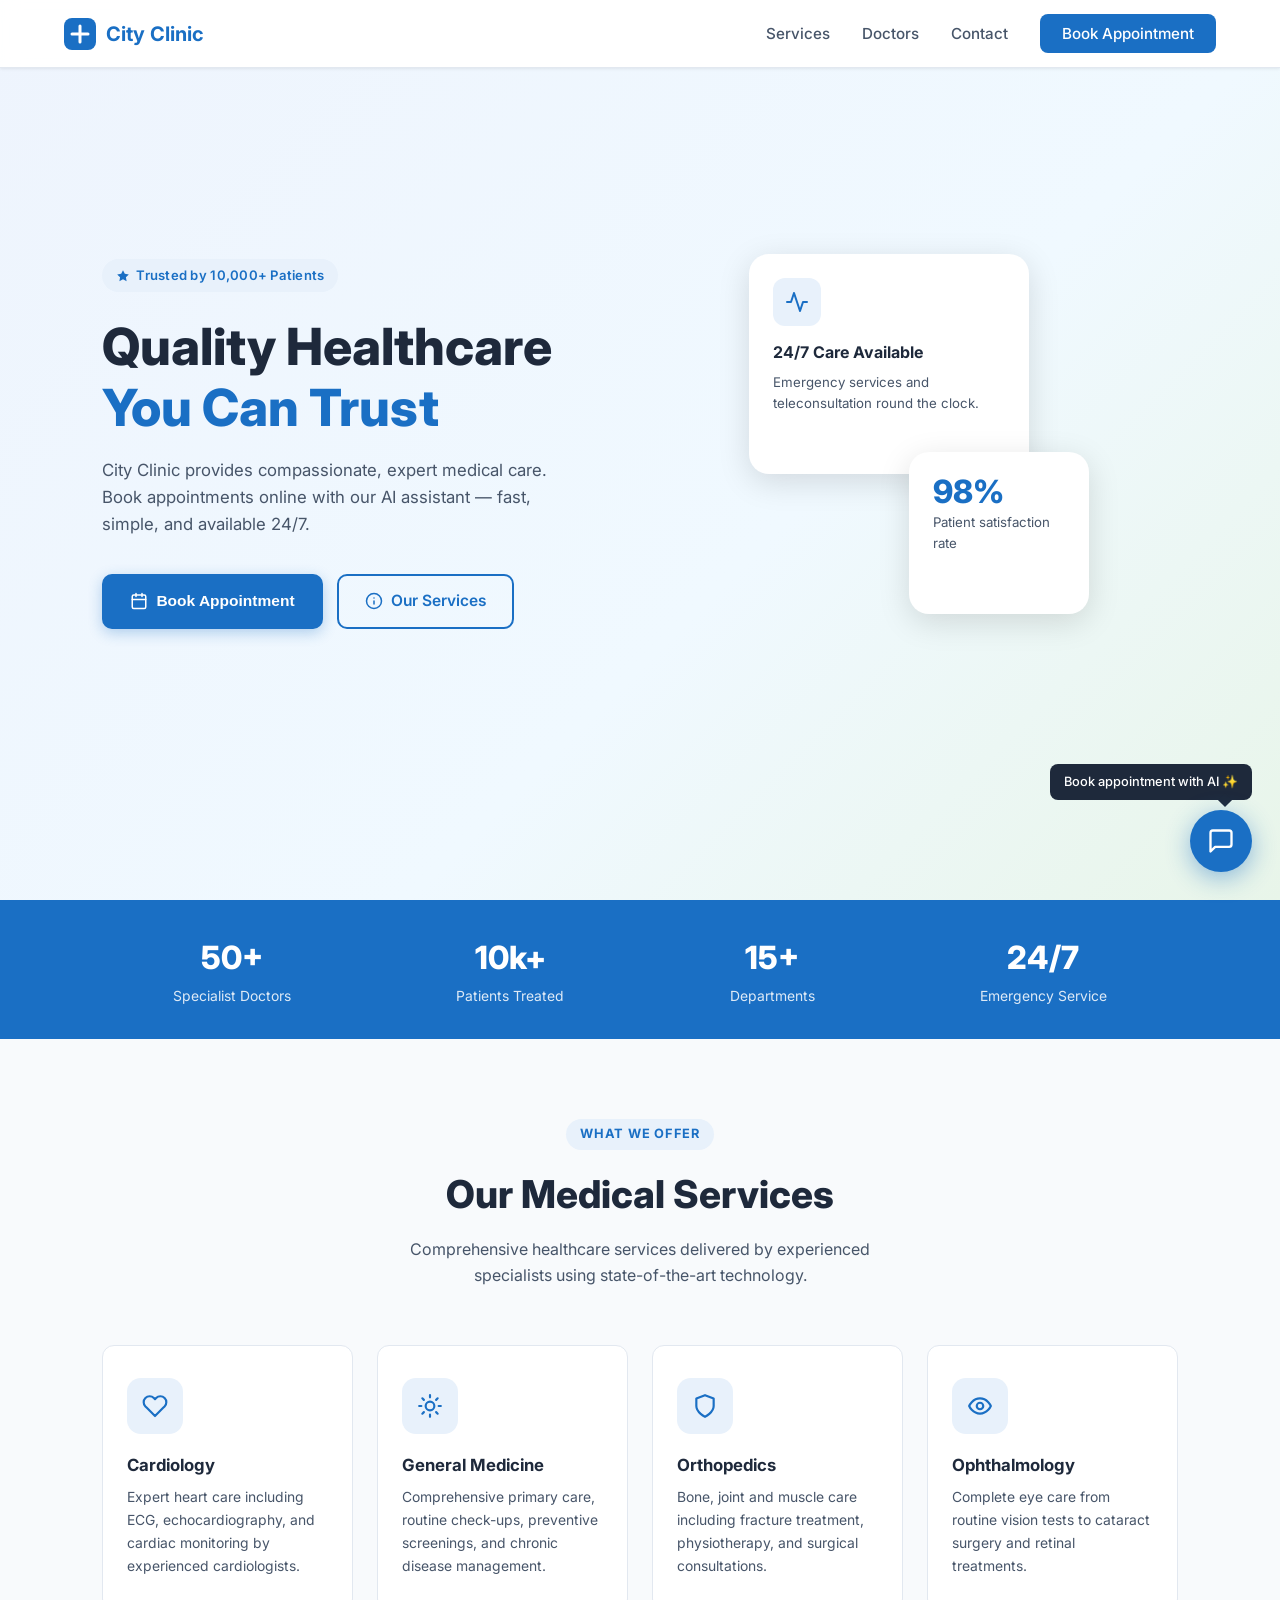
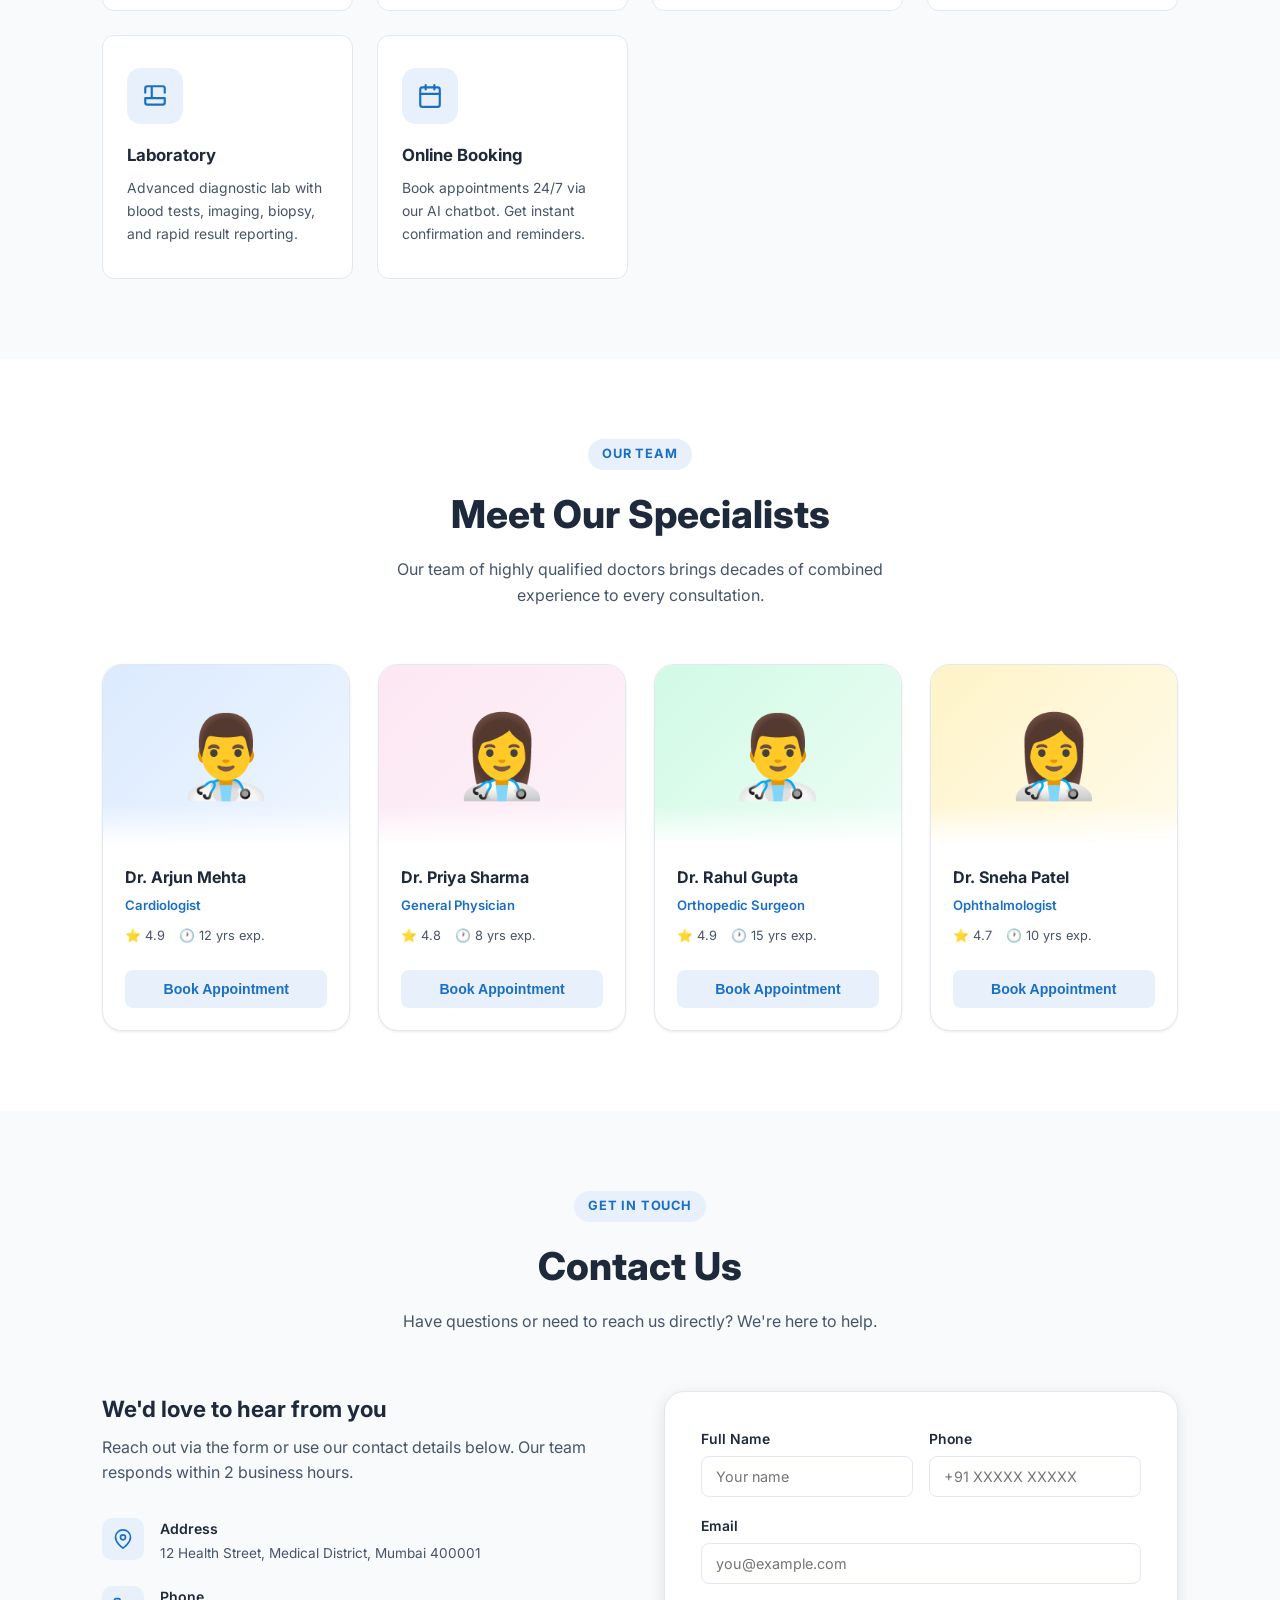
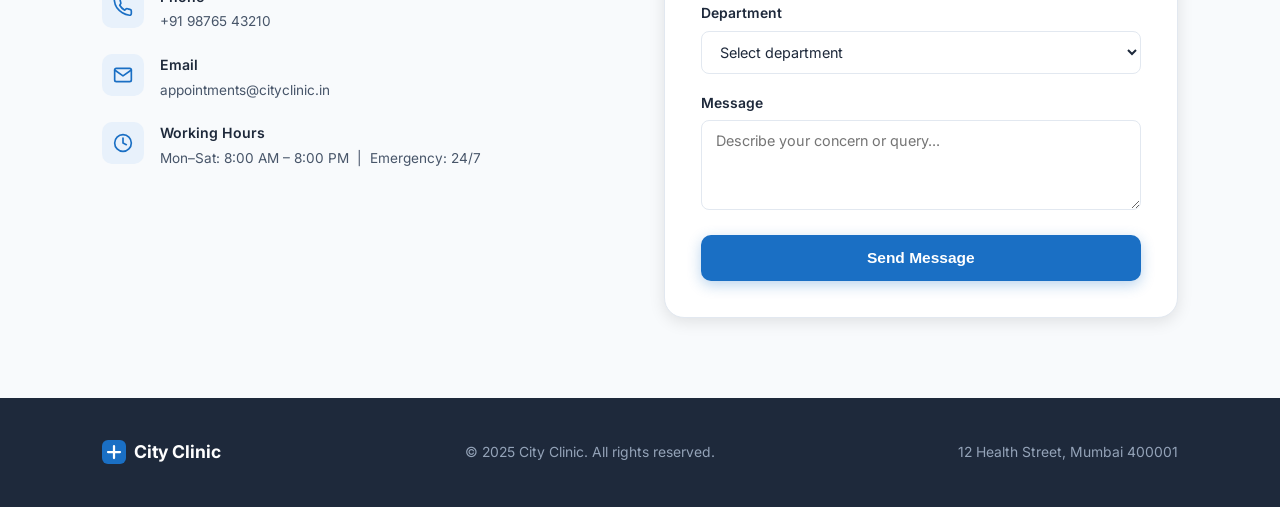
<file: index.html>
<!DOCTYPE html>
<html lang="en">
<head>
  <meta charset="UTF-8" />
  <meta name="viewport" content="width=device-width, initial-scale=1.0" />
  <title>City Clinic — Your Health, Our Priority</title>
  <link rel="stylesheet" href="style.css" />
</head>
<body>

  <!-- NAV -->
  <nav>
    <a href="#" class="nav-logo">
      <svg viewBox="0 0 32 32" fill="none" xmlns="http://www.w3.org/2000/svg">
        <rect width="32" height="32" rx="8" fill="#1a6fc4"/>
        <path d="M16 8v16M8 16h16" stroke="#fff" stroke-width="3" stroke-linecap="round"/>
      </svg>
      City Clinic
    </a>
    <ul class="nav-links">
      <li><a href="#services">Services</a></li>
      <li><a href="#doctors">Doctors</a></li>
      <li><a href="#contact">Contact</a></li>
      <li><a href="#" class="nav-cta" id="nav-book-btn">Book Appointment</a></li>
    </ul>
  </nav>

  <!-- HERO -->
  <section class="hero" id="home">
    <div class="hero-content">
      <div class="hero-badge">
        <svg width="14" height="14" viewBox="0 0 24 24" fill="currentColor"><path d="M12 2l3.09 6.26L22 9.27l-5 4.87 1.18 6.88L12 17.77l-6.18 3.25L7 14.14 2 9.27l6.91-1.01L12 2z"/></svg>
        Trusted by 10,000+ Patients
      </div>
      <h1>Quality Healthcare <span>You Can Trust</span></h1>
      <p>City Clinic provides compassionate, expert medical care. Book appointments online with our AI assistant — fast, simple, and available 24/7.</p>
      <div class="hero-buttons">
        <button class="btn-primary" id="hero-book-btn">
          <svg width="18" height="18" viewBox="0 0 24 24" fill="none" stroke="currentColor" stroke-width="2" stroke-linecap="round" stroke-linejoin="round"><rect x="3" y="4" width="18" height="18" rx="2"/><path d="M16 2v4M8 2v4M3 10h18"/></svg>
          Book Appointment
        </button>
        <a href="#services" class="btn-outline">
          <svg width="18" height="18" viewBox="0 0 24 24" fill="none" stroke="currentColor" stroke-width="2" stroke-linecap="round" stroke-linejoin="round"><circle cx="12" cy="12" r="10"/><path d="M12 16v-4M12 8h.01"/></svg>
          Our Services
        </a>
      </div>
    </div>
    <div class="hero-image">
      <div class="hero-card-group">
        <div class="hero-card main">
          <div class="card-icon">
            <svg viewBox="0 0 24 24" fill="none" stroke="currentColor" stroke-width="2" stroke-linecap="round" stroke-linejoin="round"><path d="M22 12h-4l-3 9L9 3l-3 9H2"/></svg>
          </div>
          <h3>24/7 Care Available</h3>
          <p>Emergency services and teleconsultation round the clock.</p>
        </div>
        <div class="hero-card stat">
          <div class="stat-number">98%</div>
          <p>Patient satisfaction rate</p>
        </div>
      </div>
    </div>
  </section>

  <!-- STATS BAR -->
  <div class="stats-bar">
    <div class="stat-item">
      <div class="number">50+</div>
      <div class="label">Specialist Doctors</div>
    </div>
    <div class="stat-item">
      <div class="number">10k+</div>
      <div class="label">Patients Treated</div>
    </div>
    <div class="stat-item">
      <div class="number">15+</div>
      <div class="label">Departments</div>
    </div>
    <div class="stat-item">
      <div class="number">24/7</div>
      <div class="label">Emergency Service</div>
    </div>
  </div>

  <!-- SERVICES -->
  <section id="services">
    <div class="section-header">
      <span class="section-tag">What We Offer</span>
      <h2>Our Medical Services</h2>
      <p>Comprehensive healthcare services delivered by experienced specialists using state-of-the-art technology.</p>
    </div>
    <div class="services-grid">
      <div class="service-card">
        <div class="service-icon">
          <svg viewBox="0 0 24 24" fill="none" stroke="currentColor" stroke-width="2" stroke-linecap="round" stroke-linejoin="round"><path d="M20.84 4.61a5.5 5.5 0 0 0-7.78 0L12 5.67l-1.06-1.06a5.5 5.5 0 0 0-7.78 7.78l1.06 1.06L12 21.23l7.78-7.78 1.06-1.06a5.5 5.5 0 0 0 0-7.78z"/></svg>
        </div>
        <h3>Cardiology</h3>
        <p>Expert heart care including ECG, echocardiography, and cardiac monitoring by experienced cardiologists.</p>
      </div>
      <div class="service-card">
        <div class="service-icon">
          <svg viewBox="0 0 24 24" fill="none" stroke="currentColor" stroke-width="2" stroke-linecap="round" stroke-linejoin="round"><circle cx="12" cy="12" r="4"/><path d="M12 2v2M12 20v2M4.93 4.93l1.41 1.41M17.66 17.66l1.41 1.41M2 12h2M20 12h2M4.93 19.07l1.41-1.41M17.66 6.34l1.41-1.41"/></svg>
        </div>
        <h3>General Medicine</h3>
        <p>Comprehensive primary care, routine check-ups, preventive screenings, and chronic disease management.</p>
      </div>
      <div class="service-card">
        <div class="service-icon">
          <svg viewBox="0 0 24 24" fill="none" stroke="currentColor" stroke-width="2" stroke-linecap="round" stroke-linejoin="round"><path d="M12 22s8-4 8-10V5l-8-3-8 3v7c0 6 8 10 8 10z"/></svg>
        </div>
        <h3>Orthopedics</h3>
        <p>Bone, joint and muscle care including fracture treatment, physiotherapy, and surgical consultations.</p>
      </div>
      <div class="service-card">
        <div class="service-icon">
          <svg viewBox="0 0 24 24" fill="none" stroke="currentColor" stroke-width="2" stroke-linecap="round" stroke-linejoin="round"><path d="M2 12s3-7 10-7 10 7 10 7-3 7-10 7-10-7-10-7z"/><circle cx="12" cy="12" r="3"/></svg>
        </div>
        <h3>Ophthalmology</h3>
        <p>Complete eye care from routine vision tests to cataract surgery and retinal treatments.</p>
      </div>
      <div class="service-card">
        <div class="service-icon">
          <svg viewBox="0 0 24 24" fill="none" stroke="currentColor" stroke-width="2" stroke-linecap="round" stroke-linejoin="round"><path d="M9 3H5a2 2 0 0 0-2 2v4m6-6h10a2 2 0 0 1 2 2v4M9 3v11m0 0H3m6 0h12m0 0v4a2 2 0 0 1-2 2H5a2 2 0 0 1-2-2v-4"/></svg>
        </div>
        <h3>Laboratory</h3>
        <p>Advanced diagnostic lab with blood tests, imaging, biopsy, and rapid result reporting.</p>
      </div>
      <div class="service-card">
        <div class="service-icon">
          <svg viewBox="0 0 24 24" fill="none" stroke="currentColor" stroke-width="2" stroke-linecap="round" stroke-linejoin="round"><rect x="3" y="4" width="18" height="18" rx="2"/><path d="M16 2v4M8 2v4M3 10h18"/></svg>
        </div>
        <h3>Online Booking</h3>
        <p>Book appointments 24/7 via our AI chatbot. Get instant confirmation and reminders.</p>
      </div>
    </div>
  </section>

  <!-- DOCTORS -->
  <section id="doctors">
    <div class="section-header">
      <span class="section-tag">Our Team</span>
      <h2>Meet Our Specialists</h2>
      <p>Our team of highly qualified doctors brings decades of combined experience to every consultation.</p>
    </div>
    <div class="doctors-grid">
      <div class="doctor-card">
        <div class="doctor-avatar" style="background:linear-gradient(135deg,#dbeafe,#eff6ff)">👨‍⚕️</div>
        <div class="doctor-info">
          <h3>Dr. Arjun Mehta</h3>
          <div class="doctor-specialty">Cardiologist</div>
          <div class="doctor-meta">
            <span>⭐ 4.9</span>
            <span>🕐 12 yrs exp.</span>
          </div>
        </div>
        <button class="book-btn" onclick="openChatbot()">Book Appointment</button>
      </div>
      <div class="doctor-card">
        <div class="doctor-avatar" style="background:linear-gradient(135deg,#fce7f3,#fdf2f8)">👩‍⚕️</div>
        <div class="doctor-info">
          <h3>Dr. Priya Sharma</h3>
          <div class="doctor-specialty">General Physician</div>
          <div class="doctor-meta">
            <span>⭐ 4.8</span>
            <span>🕐 8 yrs exp.</span>
          </div>
        </div>
        <button class="book-btn" onclick="openChatbot()">Book Appointment</button>
      </div>
      <div class="doctor-card">
        <div class="doctor-avatar" style="background:linear-gradient(135deg,#d1fae5,#ecfdf5)">👨‍⚕️</div>
        <div class="doctor-info">
          <h3>Dr. Rahul Gupta</h3>
          <div class="doctor-specialty">Orthopedic Surgeon</div>
          <div class="doctor-meta">
            <span>⭐ 4.9</span>
            <span>🕐 15 yrs exp.</span>
          </div>
        </div>
        <button class="book-btn" onclick="openChatbot()">Book Appointment</button>
      </div>
      <div class="doctor-card">
        <div class="doctor-avatar" style="background:linear-gradient(135deg,#fef3c7,#fffbeb)">👩‍⚕️</div>
        <div class="doctor-info">
          <h3>Dr. Sneha Patel</h3>
          <div class="doctor-specialty">Ophthalmologist</div>
          <div class="doctor-meta">
            <span>⭐ 4.7</span>
            <span>🕐 10 yrs exp.</span>
          </div>
        </div>
        <button class="book-btn" onclick="openChatbot()">Book Appointment</button>
      </div>
    </div>
  </section>

  <!-- CONTACT -->
  <section id="contact">
    <div class="section-header">
      <span class="section-tag">Get In Touch</span>
      <h2>Contact Us</h2>
      <p>Have questions or need to reach us directly? We're here to help.</p>
    </div>
    <div class="contact-grid">
      <div class="contact-info">
        <h3>We'd love to hear from you</h3>
        <p>Reach out via the form or use our contact details below. Our team responds within 2 business hours.</p>
        <div class="contact-item">
          <div class="contact-item-icon">
            <svg viewBox="0 0 24 24" fill="none" stroke="currentColor" stroke-width="2" stroke-linecap="round" stroke-linejoin="round"><path d="M21 10c0 7-9 13-9 13s-9-6-9-13a9 9 0 0 1 18 0z"/><circle cx="12" cy="10" r="3"/></svg>
          </div>
          <div class="contact-item-text">
            <strong>Address</strong>
            <span>12 Health Street, Medical District, Mumbai 400001</span>
          </div>
        </div>
        <div class="contact-item">
          <div class="contact-item-icon">
            <svg viewBox="0 0 24 24" fill="none" stroke="currentColor" stroke-width="2" stroke-linecap="round" stroke-linejoin="round"><path d="M22 16.92v3a2 2 0 0 1-2.18 2 19.79 19.79 0 0 1-8.63-3.07A19.5 19.5 0 0 1 4.69 13a19.79 19.79 0 0 1-3.07-8.67A2 2 0 0 1 3.6 2h3a2 2 0 0 1 2 1.72 12.84 12.84 0 0 0 .7 2.81 2 2 0 0 1-.45 2.11L8.09 9.91a16 16 0 0 0 6 6l1.27-1.27a2 2 0 0 1 2.11-.45 12.84 12.84 0 0 0 2.81.7A2 2 0 0 1 22 16.92z"/></svg>
          </div>
          <div class="contact-item-text">
            <strong>Phone</strong>
            <span>+91 98765 43210</span>
          </div>
        </div>
        <div class="contact-item">
          <div class="contact-item-icon">
            <svg viewBox="0 0 24 24" fill="none" stroke="currentColor" stroke-width="2" stroke-linecap="round" stroke-linejoin="round"><path d="M4 4h16c1.1 0 2 .9 2 2v12c0 1.1-.9 2-2 2H4c-1.1 0-2-.9-2-2V6c0-1.1.9-2 2-2z"/><polyline points="22,6 12,13 2,6"/></svg>
          </div>
          <div class="contact-item-text">
            <strong>Email</strong>
            <span>appointments@cityclinic.in</span>
          </div>
        </div>
        <div class="contact-item">
          <div class="contact-item-icon">
            <svg viewBox="0 0 24 24" fill="none" stroke="currentColor" stroke-width="2" stroke-linecap="round" stroke-linejoin="round"><circle cx="12" cy="12" r="10"/><polyline points="12 6 12 12 16 14"/></svg>
          </div>
          <div class="contact-item-text">
            <strong>Working Hours</strong>
            <span>Mon–Sat: 8:00 AM – 8:00 PM &nbsp;|&nbsp; Emergency: 24/7</span>
          </div>
        </div>
      </div>
      <div class="contact-form">
        <form onsubmit="handleContactSubmit(event)">
          <div class="form-row">
            <div class="form-group">
              <label for="cf-name">Full Name</label>
              <input type="text" id="cf-name" placeholder="Your name" required />
            </div>
            <div class="form-group">
              <label for="cf-phone">Phone</label>
              <input type="tel" id="cf-phone" placeholder="+91 XXXXX XXXXX" required />
            </div>
          </div>
          <div class="form-group">
            <label for="cf-email">Email</label>
            <input type="email" id="cf-email" placeholder="you@example.com" />
          </div>
          <div class="form-group">
            <label for="cf-dept">Department</label>
            <select id="cf-dept">
              <option value="">Select department</option>
              <option>General Medicine</option>
              <option>Cardiology</option>
              <option>Orthopedics</option>
              <option>Ophthalmology</option>
              <option>Laboratory</option>
            </select>
          </div>
          <div class="form-group">
            <label for="cf-msg">Message</label>
            <textarea id="cf-msg" placeholder="Describe your concern or query..."></textarea>
          </div>
          <button type="submit" class="btn-primary" style="width:100%;justify-content:center">
            Send Message
          </button>
        </form>
      </div>
    </div>
  </section>

  <!-- FOOTER -->
  <footer>
    <div class="footer-logo">
      <svg width="24" height="24" viewBox="0 0 32 32" fill="none"><rect width="32" height="32" rx="8" fill="#1a6fc4"/><path d="M16 8v16M8 16h16" stroke="#fff" stroke-width="3" stroke-linecap="round"/></svg>
      City Clinic
    </div>
    <span>© 2025 City Clinic. All rights reserved.</span>
    <span>12 Health Street, Mumbai 400001</span>
  </footer>

  <!-- CHATBOT TRIGGER BUTTON -->
  <button id="chatbot-trigger" aria-label="Open AI Booking Assistant" onclick="toggleChatbot()">
    <svg viewBox="0 0 24 24" fill="none" stroke="currentColor" stroke-width="2" stroke-linecap="round" stroke-linejoin="round">
      <path d="M21 15a2 2 0 0 1-2 2H7l-4 4V5a2 2 0 0 1 2-2h14a2 2 0 0 1 2 2z"/>
    </svg>
  </button>
  <div class="chatbot-tooltip" id="chatbot-tooltip">Book appointment with AI ✨</div>

  <!-- CHATBOT WIDGET (inline) -->
  <div id="chatbot-widget">
    <div class="chat-header">
      <div class="chat-avatar">
        <svg viewBox="0 0 24 24" fill="none" stroke="currentColor" stroke-width="2" stroke-linecap="round" stroke-linejoin="round"><rect x="3" y="3" width="18" height="12" rx="2"/><path d="M8 19h8M12 15v4"/></svg>
      </div>
      <div class="chat-header-info">
        <h4>City Clinic Assistant</h4>
        <span><span class="online-dot"></span> Online — AI Powered</span>
      </div>
      <button class="chat-close" onclick="toggleChatbot()" aria-label="Close">
        <svg viewBox="0 0 24 24" fill="none" stroke="currentColor" stroke-width="2.5" stroke-linecap="round"><path d="M18 6L6 18M6 6l12 12"/></svg>
      </button>
    </div>

    <div class="api-key-bar">
      <input type="password" id="widget-api-key" placeholder="Enter Groq API key (gsk_...)" />
      <button onclick="saveWidgetApiKey()">Save</button>
      <span id="widget-key-status" class="api-key-saved" style="display:none">✓ Saved</span>
    </div>

    <div class="chat-messages" id="widget-messages"></div>

    <div class="chat-input-area">
      <textarea id="widget-input" placeholder="Type a message…" rows="1" onkeydown="handleWidgetKey(event)" oninput="autoResize(this)"></textarea>
      <button class="send-btn" id="widget-send-btn" onclick="sendWidgetMessage()" aria-label="Send">
        <svg viewBox="0 0 24 24" fill="none" stroke="currentColor" stroke-width="2" stroke-linecap="round" stroke-linejoin="round"><line x1="22" y1="2" x2="11" y2="13"/><polygon points="22 2 15 22 11 13 2 9 22 2"/></svg>
      </button>
    </div>
  </div>

  <script>
    // ── CHATBOT TOGGLE ──
    let chatbotOpen = false;

    function toggleChatbot() {
      chatbotOpen = !chatbotOpen;
      document.getElementById('chatbot-widget').classList.toggle('open', chatbotOpen);
      if (chatbotOpen && document.getElementById('widget-messages').children.length === 0) {
        initWidgetChat();
      }
    }

    function openChatbot() {
      chatbotOpen = true;
      document.getElementById('chatbot-widget').classList.add('open');
      if (document.getElementById('widget-messages').children.length === 0) {
        initWidgetChat();
      }
    }

    // Wire nav & hero buttons
    document.getElementById('nav-book-btn').addEventListener('click', e => { e.preventDefault(); openChatbot(); });
    document.getElementById('hero-book-btn').addEventListener('click', openChatbot);

    // Show tooltip briefly on load
    setTimeout(() => {
      const tip = document.getElementById('chatbot-tooltip');
      tip.classList.add('show');
      setTimeout(() => tip.classList.remove('show'), 3500);
    }, 1800);

    // ── WIDGET CHAT STATE ──
    let widgetMessages = [];
    let widgetApiKey = '';
    let widgetBookingDone = false;

    const SYSTEM_PROMPT = `You are a friendly clinic appointment booking assistant for City Clinic.
Collect patient name, phone number, doctor/department preference, and preferred date and time.
Once all information is collected, respond ONLY with this exact JSON:
{"name":"...","phone":"...","doctor":"...","datetime":"...","action":"BOOK_APPOINTMENT"}
Keep responses short, friendly and in English.`;

    function saveWidgetApiKey() {
      const key = document.getElementById('widget-api-key').value.trim();
      if (!key.startsWith('gsk_')) { alert('Please enter a valid Groq API key starting with gsk_'); return; }
      widgetApiKey = key;
      document.getElementById('widget-key-status').style.display = 'inline';
      setTimeout(() => document.getElementById('widget-key-status').style.display = 'none', 2000);
    }

    function initWidgetChat() {
      widgetMessages = [];
      widgetBookingDone = false;
      addWidgetBotMessage("Hello! 👋 I'm your City Clinic booking assistant. I'll help you schedule an appointment in just a few steps.\n\nMay I know your **full name** please?");
    }

    function getTime() {
      return new Date().toLocaleTimeString([], { hour: '2-digit', minute: '2-digit' });
    }

    function addWidgetBotMessage(text) {
      const container = document.getElementById('widget-messages');
      const div = document.createElement('div');
      div.className = 'message bot';
      div.innerHTML = `
        <div class="msg-avatar">🤖</div>
        <div>
          <div class="msg-bubble">${text.replace(/\*\*(.*?)\*\*/g, '<strong>$1</strong>').replace(/\n/g, '<br>')}</div>
          <div class="msg-time">${getTime()}</div>
        </div>`;
      container.appendChild(div);
      container.scrollTop = container.scrollHeight;
    }

    function addWidgetUserMessage(text) {
      const container = document.getElementById('widget-messages');
      const div = document.createElement('div');
      div.className = 'message user';
      div.innerHTML = `
        <div>
          <div class="msg-bubble">${text.replace(/</g, '&lt;')}</div>
          <div class="msg-time">${getTime()}</div>
        </div>
        <div class="msg-avatar">👤</div>`;
      container.appendChild(div);
      container.scrollTop = container.scrollHeight;
    }

    function showWidgetTyping() {
      const container = document.getElementById('widget-messages');
      const div = document.createElement('div');
      div.className = 'message bot';
      div.id = 'widget-typing';
      div.innerHTML = `
        <div class="msg-avatar">🤖</div>
        <div class="typing-indicator">
          <div class="typing-dot"></div>
          <div class="typing-dot"></div>
          <div class="typing-dot"></div>
        </div>`;
      container.appendChild(div);
      container.scrollTop = container.scrollHeight;
    }

    function removeWidgetTyping() {
      const el = document.getElementById('widget-typing');
      if (el) el.remove();
    }

    function showSuccessCard(data) {
      const container = document.getElementById('widget-messages');
      const div = document.createElement('div');
      div.innerHTML = `
        <div class="success-message">
          <div class="success-icon">
            <svg viewBox="0 0 24 24" fill="none" stroke="currentColor" stroke-width="2.5" stroke-linecap="round" stroke-linejoin="round"><polyline points="20 6 9 17 4 12"/></svg>
          </div>
          <h4>Appointment Booked!</h4>
          <p><strong>${data.name}</strong> with <strong>${data.doctor}</strong><br>📅 ${data.datetime}<br>📞 ${data.phone}</p>
        </div>`;
      container.appendChild(div);
      container.scrollTop = container.scrollHeight;
    }

    async function sendWidgetMessage() {
      if (widgetBookingDone) return;
      const input = document.getElementById('widget-input');
      const text = input.value.trim();
      if (!text) return;

      if (!widgetApiKey) {
        alert('Please enter your OpenAI API key at the top of the chat.');
        return;
      }

      input.value = '';
      input.style.height = 'auto';
      document.getElementById('widget-send-btn').disabled = true;

      addWidgetUserMessage(text);
      widgetMessages.push({ role: 'user', content: text });

      showWidgetTyping();

      try {
        const res = await fetch('https://api.groq.com/openai/v1/chat/completions', {
          method: 'POST',
          headers: {
            'Content-Type': 'application/json',
            'Authorization': `Bearer ${widgetApiKey}`
          },
          body: JSON.stringify({
            model: 'llama-3.3-70b-versatile',
            messages: [
              { role: 'system', content: SYSTEM_PROMPT },
              ...widgetMessages
            ],
            max_tokens: 300,
            temperature: 0.7
          })
        });

        if (!res.ok) {
          const err = await res.json();
          throw new Error(err.error?.message || 'OpenAI API error');
        }

        const data = await res.json();
        const reply = data.choices[0].message.content.trim();
        widgetMessages.push({ role: 'assistant', content: reply });

        removeWidgetTyping();

        // Check if it's a booking JSON
        let parsed = null;
        try {
          const jsonMatch = reply.match(/\{[\s\S]*\}/);
          if (jsonMatch) parsed = JSON.parse(jsonMatch[0]);
        } catch (_) {}

        if (parsed && parsed.action === 'BOOK_APPOINTMENT') {
          addWidgetBotMessage("Perfect! Let me confirm your booking now... ⏳");
          await bookAppointment(parsed);
        } else {
          addWidgetBotMessage(reply);
        }
      } catch (err) {
        removeWidgetTyping();
        addWidgetBotMessage(`⚠️ Error: ${err.message}. Please check your API key and try again.`);
      }

      document.getElementById('widget-send-btn').disabled = false;
    }

    async function bookAppointment(data) {
      const payload = {
        name: data.name,
        phone: data.phone,
        doctor: data.doctor,
        datetime: data.datetime
      };

      try {
        await fetch('http://localhost:5678/webhook/Clinic-Booking', {
          method: 'POST',
          headers: { 'Content-Type': 'application/json' },
          body: JSON.stringify(payload)
        });
      } catch (_) {
        // Webhook may not be running locally — show success anyway for demo
      }

      widgetBookingDone = true;
      showSuccessCard(data);
      addWidgetBotMessage("Your appointment has been booked! ✅ You'll receive a confirmation shortly. Is there anything else I can help you with?\n\n_(Refresh to start a new booking)_");
    }

    function handleWidgetKey(e) {
      if (e.key === 'Enter' && !e.shiftKey) {
        e.preventDefault();
        sendWidgetMessage();
      }
    }

    function autoResize(el) {
      el.style.height = 'auto';
      el.style.height = Math.min(el.scrollHeight, 100) + 'px';
    }

    // ── CONTACT FORM ──
    function handleContactSubmit(e) {
      e.preventDefault();
      const btn = e.target.querySelector('button[type=submit]');
      btn.textContent = '✓ Message Sent!';
      btn.style.background = '#10b981';
      setTimeout(() => {
        btn.textContent = 'Send Message';
        btn.style.background = '';
        e.target.reset();
      }, 3000);
    }
  </script>
</body>
</html>
</file>
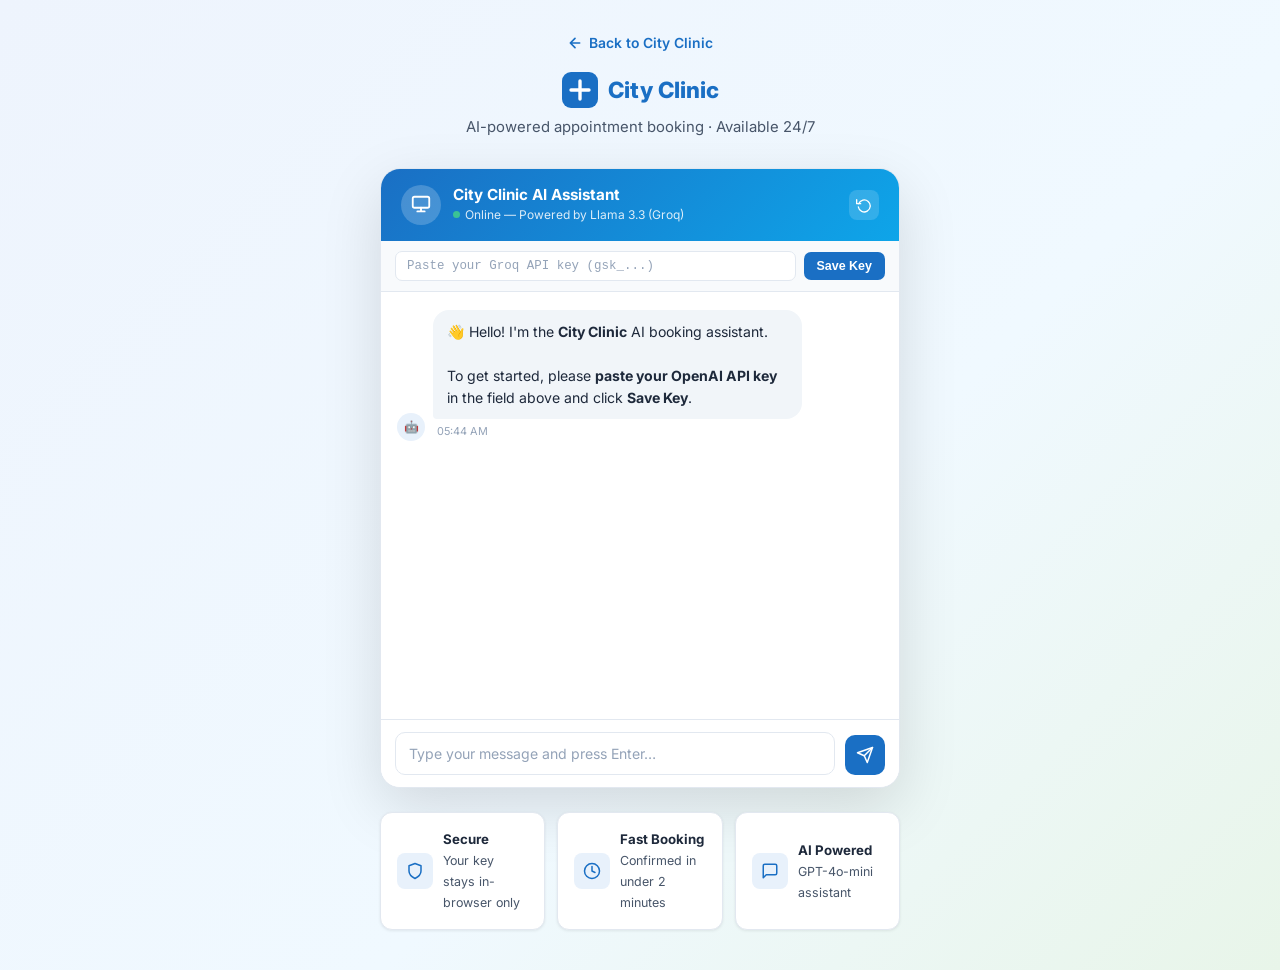
<file: chatbot.html>
<!DOCTYPE html>
<html lang="en">
<head>
  <meta charset="UTF-8" />
  <meta name="viewport" content="width=device-width, initial-scale=1.0" />
  <title>City Clinic — AI Booking Assistant</title>
  <link rel="stylesheet" href="style.css" />
  <style>
    /* ── STANDALONE CHATBOT PAGE STYLES ── */
    body {
      background: linear-gradient(135deg, #eef4fd 0%, #f0f9ff 60%, #e8f5e9 100%);
      min-height: 100vh;
      display: flex;
      flex-direction: column;
      align-items: center;
      justify-content: flex-start;
      padding: 32px 16px 40px;
    }

    .page-header {
      text-align: center;
      margin-bottom: 28px;
    }

    .page-header .logo {
      display: inline-flex;
      align-items: center;
      gap: 10px;
      font-size: 1.4rem;
      font-weight: 800;
      color: var(--primary);
      text-decoration: none;
      margin-bottom: 8px;
    }

    .page-header .logo svg { width: 36px; height: 36px; }

    .page-header p {
      color: var(--gray-600);
      font-size: 0.93rem;
    }

    .standalone-chat {
      width: 100%;
      max-width: 520px;
      background: var(--white);
      border-radius: var(--radius-lg);
      box-shadow: 0 20px 60px rgba(0,0,0,0.13);
      overflow: hidden;
      display: flex;
      flex-direction: column;
      border: 1px solid var(--gray-200);
      min-height: 620px;
    }

    .standalone-chat .chat-header { flex-shrink: 0; }

    .standalone-chat .api-key-bar { flex-shrink: 0; }

    .standalone-chat .chat-messages {
      flex: 1;
      min-height: 380px;
      max-height: 480px;
    }

    .standalone-chat .chat-input-area { flex-shrink: 0; }

    .info-cards {
      display: flex;
      gap: 12px;
      margin-top: 24px;
      flex-wrap: wrap;
      justify-content: center;
      max-width: 520px;
      width: 100%;
    }

    .info-card {
      flex: 1;
      min-width: 140px;
      background: var(--white);
      border-radius: 12px;
      padding: 16px;
      border: 1px solid var(--gray-200);
      box-shadow: var(--shadow-sm);
      display: flex;
      gap: 10px;
      align-items: center;
      font-size: 0.82rem;
    }

    .info-card-icon {
      width: 36px; height: 36px;
      background: var(--primary-light);
      border-radius: 8px;
      display: flex;
      align-items: center;
      justify-content: center;
      flex-shrink: 0;
    }

    .info-card-icon svg { width: 18px; height: 18px; color: var(--primary); }
    .info-card strong { display: block; font-size: 0.83rem; color: var(--gray-800); }
    .info-card span { color: var(--gray-600); font-size: 0.78rem; }

    .back-link {
      display: inline-flex;
      align-items: center;
      gap: 6px;
      color: var(--primary);
      font-size: 0.87rem;
      font-weight: 600;
      text-decoration: none;
      margin-bottom: 18px;
      transition: gap 0.2s;
    }
    .back-link:hover { gap: 10px; }
    .back-link svg { width: 16px; height: 16px; }

    @media (max-width: 560px) {
      body { padding: 20px 10px 32px; }
      .standalone-chat { border-radius: 14px; }
      .standalone-chat .chat-messages { max-height: 340px; }
    }
  </style>
</head>
<body>

  <div class="page-header">
    <a href="index.html" class="back-link">
      <svg viewBox="0 0 24 24" fill="none" stroke="currentColor" stroke-width="2.5" stroke-linecap="round" stroke-linejoin="round"><path d="M19 12H5M12 5l-7 7 7 7"/></svg>
      Back to City Clinic
    </a>
    <div>
      <a href="index.html" class="logo">
        <svg viewBox="0 0 32 32" fill="none"><rect width="32" height="32" rx="8" fill="#1a6fc4"/><path d="M16 8v16M8 16h16" stroke="#fff" stroke-width="3" stroke-linecap="round"/></svg>
        City Clinic
      </a>
    </div>
    <p>AI-powered appointment booking · Available 24/7</p>
  </div>

  <div class="standalone-chat">
    <!-- HEADER -->
    <div class="chat-header">
      <div class="chat-avatar">
        <svg viewBox="0 0 24 24" fill="none" stroke="currentColor" stroke-width="2" stroke-linecap="round" stroke-linejoin="round"><rect x="3" y="3" width="18" height="12" rx="2"/><path d="M8 19h8M12 15v4"/></svg>
      </div>
      <div class="chat-header-info">
        <h4>City Clinic AI Assistant</h4>
        <span><span class="online-dot"></span> Online — Powered by Llama 3.3 (Groq)</span>
      </div>
      <button class="chat-close" onclick="resetChat()" aria-label="Reset chat" title="Reset conversation">
        <svg viewBox="0 0 24 24" fill="none" stroke="currentColor" stroke-width="2" stroke-linecap="round" stroke-linejoin="round"><polyline points="1 4 1 10 7 10"/><path d="M3.51 15a9 9 0 1 0 .49-4.95"/></svg>
      </button>
    </div>

    <!-- API KEY BAR -->
    <div class="api-key-bar">
      <input type="password" id="api-key-input" placeholder="Paste your Groq API key (gsk_...)" autocomplete="off" />
      <button onclick="saveApiKey()" id="save-key-btn">Save Key</button>
      <span id="key-status" class="api-key-saved" style="display:none">✓ Ready</span>
    </div>

    <!-- MESSAGES -->
    <div class="chat-messages" id="chat-messages"></div>

    <!-- INPUT -->
    <div class="chat-input-area">
      <textarea
        id="chat-input"
        placeholder="Type your message and press Enter…"
        rows="1"
        onkeydown="handleKey(event)"
        oninput="autoResize(this)"
      ></textarea>
      <button class="send-btn" id="send-btn" onclick="sendMessage()" aria-label="Send message">
        <svg viewBox="0 0 24 24" fill="none" stroke="currentColor" stroke-width="2" stroke-linecap="round" stroke-linejoin="round"><line x1="22" y1="2" x2="11" y2="13"/><polygon points="22 2 15 22 11 13 2 9 22 2"/></svg>
      </button>
    </div>
  </div>

  <!-- INFO CARDS -->
  <div class="info-cards">
    <div class="info-card">
      <div class="info-card-icon">
        <svg viewBox="0 0 24 24" fill="none" stroke="currentColor" stroke-width="2" stroke-linecap="round" stroke-linejoin="round"><path d="M12 22s8-4 8-10V5l-8-3-8 3v7c0 6 8 10 8 10z"/></svg>
      </div>
      <div>
        <strong>Secure</strong>
        <span>Your key stays in-browser only</span>
      </div>
    </div>
    <div class="info-card">
      <div class="info-card-icon">
        <svg viewBox="0 0 24 24" fill="none" stroke="currentColor" stroke-width="2" stroke-linecap="round" stroke-linejoin="round"><circle cx="12" cy="12" r="10"/><polyline points="12 6 12 12 16 14"/></svg>
      </div>
      <div>
        <strong>Fast Booking</strong>
        <span>Confirmed in under 2 minutes</span>
      </div>
    </div>
    <div class="info-card">
      <div class="info-card-icon">
        <svg viewBox="0 0 24 24" fill="none" stroke="currentColor" stroke-width="2" stroke-linecap="round" stroke-linejoin="round"><path d="M21 15a2 2 0 0 1-2 2H7l-4 4V5a2 2 0 0 1 2-2h14a2 2 0 0 1 2 2z"/></svg>
      </div>
      <div>
        <strong>AI Powered</strong>
        <span>GPT-4o-mini assistant</span>
      </div>
    </div>
  </div>

  <script src="script.js"></script>
</body>
</html>
</file>
<file: style.css>
@import url('https://fonts.googleapis.com/css2?family=Inter:wght@300;400;500;600;700;800&display=swap');

*, *::before, *::after {
  box-sizing: border-box;
  margin: 0;
  padding: 0;
}

:root {
  --primary: #1a6fc4;
  --primary-dark: #145da0;
  --primary-light: #e8f1fb;
  --accent: #0ea5e9;
  --success: #10b981;
  --white: #ffffff;
  --gray-50: #f8fafc;
  --gray-100: #f1f5f9;
  --gray-200: #e2e8f0;
  --gray-400: #94a3b8;
  --gray-600: #475569;
  --gray-800: #1e293b;
  --shadow-sm: 0 1px 3px rgba(0,0,0,0.08);
  --shadow-md: 0 4px 16px rgba(0,0,0,0.10);
  --shadow-lg: 0 8px 32px rgba(0,0,0,0.13);
  --radius: 12px;
  --radius-lg: 20px;
}

html { scroll-behavior: smooth; }

body {
  font-family: 'Inter', sans-serif;
  color: var(--gray-800);
  background: var(--white);
  line-height: 1.6;
}

/* ── NAV ── */
nav {
  position: fixed;
  top: 0; left: 0; right: 0;
  z-index: 100;
  background: rgba(255,255,255,0.95);
  backdrop-filter: blur(10px);
  border-bottom: 1px solid var(--gray-200);
  padding: 0 5%;
  height: 68px;
  display: flex;
  align-items: center;
  justify-content: space-between;
  box-shadow: var(--shadow-sm);
}

.nav-logo {
  display: flex;
  align-items: center;
  gap: 10px;
  font-weight: 700;
  font-size: 1.25rem;
  color: var(--primary);
  text-decoration: none;
}

.nav-logo svg { width: 32px; height: 32px; }

.nav-links {
  display: flex;
  gap: 32px;
  list-style: none;
}

.nav-links a {
  text-decoration: none;
  color: var(--gray-600);
  font-weight: 500;
  font-size: 0.95rem;
  transition: color 0.2s;
}

.nav-links a:hover { color: var(--primary); }

.nav-cta {
  background: var(--primary);
  color: var(--white) !important;
  padding: 10px 22px;
  border-radius: 8px;
  transition: background 0.2s !important;
}

.nav-cta:hover { background: var(--primary-dark) !important; color: var(--white) !important; }

/* ── HERO ── */
.hero {
  min-height: 100vh;
  padding-top: 68px;
  background: linear-gradient(135deg, #eef4fd 0%, #f0f9ff 60%, #e8f5e9 100%);
  display: flex;
  align-items: center;
  padding-left: 8%;
  padding-right: 8%;
  gap: 40px;
}

.hero-content { flex: 1; max-width: 560px; }

.hero-badge {
  display: inline-flex;
  align-items: center;
  gap: 6px;
  background: var(--primary-light);
  color: var(--primary);
  font-size: 0.82rem;
  font-weight: 600;
  padding: 6px 14px;
  border-radius: 100px;
  margin-bottom: 24px;
  letter-spacing: 0.02em;
}

.hero h1 {
  font-size: clamp(2rem, 4vw, 3.2rem);
  font-weight: 800;
  line-height: 1.18;
  color: var(--gray-800);
  margin-bottom: 20px;
}

.hero h1 span { color: var(--primary); }

.hero p {
  font-size: 1.05rem;
  color: var(--gray-600);
  margin-bottom: 36px;
  max-width: 460px;
}

.hero-buttons { display: flex; gap: 14px; flex-wrap: wrap; }

.btn-primary {
  display: inline-flex;
  align-items: center;
  gap: 8px;
  background: var(--primary);
  color: var(--white);
  padding: 14px 28px;
  border-radius: 10px;
  font-weight: 600;
  font-size: 0.97rem;
  text-decoration: none;
  border: none;
  cursor: pointer;
  transition: background 0.2s, transform 0.15s, box-shadow 0.2s;
  box-shadow: 0 4px 14px rgba(26,111,196,0.3);
}

.btn-primary:hover {
  background: var(--primary-dark);
  transform: translateY(-1px);
  box-shadow: 0 6px 20px rgba(26,111,196,0.35);
}

.btn-outline {
  display: inline-flex;
  align-items: center;
  gap: 8px;
  background: transparent;
  color: var(--primary);
  padding: 13px 26px;
  border-radius: 10px;
  font-weight: 600;
  font-size: 0.97rem;
  text-decoration: none;
  border: 2px solid var(--primary);
  cursor: pointer;
  transition: all 0.2s;
}

.btn-outline:hover {
  background: var(--primary-light);
}

.hero-image {
  flex: 1;
  display: flex;
  justify-content: center;
  align-items: center;
}

.hero-card-group {
  position: relative;
  width: 340px;
  height: 380px;
}

.hero-card {
  background: var(--white);
  border-radius: var(--radius-lg);
  padding: 24px;
  box-shadow: var(--shadow-lg);
  position: absolute;
}

.hero-card.main {
  top: 0; left: 0;
  width: 280px;
  animation: float 4s ease-in-out infinite;
}

.hero-card.stat {
  bottom: 20px; right: 0;
  width: 180px;
  animation: float 4s ease-in-out infinite 1s;
}

@keyframes float {
  0%, 100% { transform: translateY(0); }
  50% { transform: translateY(-10px); }
}

.card-icon {
  width: 48px; height: 48px;
  background: var(--primary-light);
  border-radius: 12px;
  display: flex;
  align-items: center;
  justify-content: center;
  margin-bottom: 14px;
}

.card-icon svg { width: 24px; height: 24px; color: var(--primary); }

.hero-card h3 { font-size: 1rem; font-weight: 700; margin-bottom: 6px; }
.hero-card p { font-size: 0.83rem; color: var(--gray-600); }

.stat-number {
  font-size: 2rem;
  font-weight: 800;
  color: var(--primary);
  line-height: 1;
  margin-bottom: 4px;
}

/* ── STATS BAR ── */
.stats-bar {
  background: var(--primary);
  padding: 32px 8%;
  display: flex;
  justify-content: space-around;
  flex-wrap: wrap;
  gap: 24px;
}

.stat-item { text-align: center; color: var(--white); }
.stat-item .number { font-size: 2rem; font-weight: 800; }
.stat-item .label { font-size: 0.87rem; opacity: 0.85; margin-top: 2px; }

/* ── SECTIONS ── */
section { padding: 80px 8%; }

.section-header { text-align: center; margin-bottom: 56px; }

.section-tag {
  display: inline-block;
  background: var(--primary-light);
  color: var(--primary);
  font-size: 0.8rem;
  font-weight: 700;
  padding: 5px 14px;
  border-radius: 100px;
  letter-spacing: 0.06em;
  text-transform: uppercase;
  margin-bottom: 14px;
}

.section-header h2 {
  font-size: clamp(1.6rem, 3vw, 2.4rem);
  font-weight: 800;
  margin-bottom: 12px;
}

.section-header p {
  color: var(--gray-600);
  max-width: 520px;
  margin: 0 auto;
}

/* ── SERVICES ── */
#services { background: var(--gray-50); }

.services-grid {
  display: grid;
  grid-template-columns: repeat(auto-fit, minmax(240px, 1fr));
  gap: 24px;
}

.service-card {
  background: var(--white);
  border-radius: var(--radius);
  padding: 32px 24px;
  border: 1px solid var(--gray-200);
  transition: transform 0.25s, box-shadow 0.25s, border-color 0.25s;
  cursor: default;
}

.service-card:hover {
  transform: translateY(-4px);
  box-shadow: var(--shadow-lg);
  border-color: var(--primary);
}

.service-icon {
  width: 56px; height: 56px;
  background: var(--primary-light);
  border-radius: 14px;
  display: flex;
  align-items: center;
  justify-content: center;
  margin-bottom: 18px;
  transition: background 0.2s;
}

.service-card:hover .service-icon { background: var(--primary); }
.service-card:hover .service-icon svg { color: var(--white); }

.service-icon svg { width: 26px; height: 26px; color: var(--primary); transition: color 0.2s; }

.service-card h3 { font-size: 1.05rem; font-weight: 700; margin-bottom: 8px; }
.service-card p { font-size: 0.87rem; color: var(--gray-600); line-height: 1.65; }

/* ── DOCTORS ── */
.doctors-grid {
  display: grid;
  grid-template-columns: repeat(auto-fit, minmax(240px, 1fr));
  gap: 28px;
}

.doctor-card {
  background: var(--white);
  border-radius: var(--radius-lg);
  overflow: hidden;
  border: 1px solid var(--gray-200);
  box-shadow: var(--shadow-sm);
  transition: transform 0.25s, box-shadow 0.25s;
}

.doctor-card:hover {
  transform: translateY(-5px);
  box-shadow: var(--shadow-lg);
}

.doctor-avatar {
  height: 180px;
  display: flex;
  align-items: center;
  justify-content: center;
  font-size: 5rem;
  position: relative;
  overflow: hidden;
}

.doctor-avatar::after {
  content: '';
  position: absolute;
  bottom: 0; left: 0; right: 0;
  height: 40px;
  background: linear-gradient(to top, var(--white), transparent);
}

.doctor-info { padding: 20px 22px 24px; }
.doctor-info h3 { font-size: 1rem; font-weight: 700; margin-bottom: 4px; }
.doctor-specialty { font-size: 0.82rem; color: var(--primary); font-weight: 600; margin-bottom: 10px; }
.doctor-meta { display: flex; gap: 14px; font-size: 0.8rem; color: var(--gray-600); }
.doctor-meta span { display: flex; align-items: center; gap: 4px; }

.book-btn {
  display: block;
  width: calc(100% - 44px);
  margin: 0 22px 22px;
  text-align: center;
  padding: 11px;
  background: var(--primary-light);
  color: var(--primary);
  font-weight: 600;
  font-size: 0.88rem;
  border-radius: 8px;
  text-decoration: none;
  border: none;
  cursor: pointer;
  transition: background 0.2s, color 0.2s;
}

.book-btn:hover { background: var(--primary); color: var(--white); }

/* ── CONTACT ── */
#contact { background: var(--gray-50); }

.contact-grid {
  display: grid;
  grid-template-columns: 1fr 1fr;
  gap: 48px;
  align-items: start;
}

.contact-info h3 { font-size: 1.4rem; font-weight: 700; margin-bottom: 8px; }
.contact-info p { color: var(--gray-600); margin-bottom: 32px; }

.contact-item {
  display: flex;
  gap: 16px;
  margin-bottom: 20px;
  align-items: flex-start;
}

.contact-item-icon {
  width: 42px; height: 42px;
  background: var(--primary-light);
  border-radius: 10px;
  display: flex;
  align-items: center;
  justify-content: center;
  flex-shrink: 0;
}

.contact-item-icon svg { width: 20px; height: 20px; color: var(--primary); }
.contact-item-text strong { display: block; font-size: 0.88rem; font-weight: 600; }
.contact-item-text span { font-size: 0.85rem; color: var(--gray-600); }

.contact-form {
  background: var(--white);
  border-radius: var(--radius-lg);
  padding: 36px;
  box-shadow: var(--shadow-md);
  border: 1px solid var(--gray-200);
}

.form-row { display: grid; grid-template-columns: 1fr 1fr; gap: 16px; }

.form-group { margin-bottom: 18px; }
.form-group label { display: block; font-size: 0.87rem; font-weight: 600; margin-bottom: 6px; color: var(--gray-800); }

.form-group input,
.form-group select,
.form-group textarea {
  width: 100%;
  padding: 11px 14px;
  border: 1.5px solid var(--gray-200);
  border-radius: 8px;
  font-family: 'Inter', sans-serif;
  font-size: 0.9rem;
  color: var(--gray-800);
  background: var(--white);
  transition: border-color 0.2s, box-shadow 0.2s;
  outline: none;
}

.form-group input:focus,
.form-group select:focus,
.form-group textarea:focus {
  border-color: var(--primary);
  box-shadow: 0 0 0 3px rgba(26,111,196,0.1);
}

.form-group textarea { resize: vertical; min-height: 90px; }

/* ── FOOTER ── */
footer {
  background: var(--gray-800);
  color: var(--gray-400);
  padding: 40px 8%;
  display: flex;
  justify-content: space-between;
  align-items: center;
  flex-wrap: wrap;
  gap: 16px;
  font-size: 0.87rem;
}

.footer-logo {
  display: flex;
  align-items: center;
  gap: 8px;
  color: var(--white);
  font-weight: 700;
  font-size: 1.1rem;
}

/* ── CHATBOT FLOATING BUTTON ── */
#chatbot-trigger {
  position: fixed;
  bottom: 28px;
  right: 28px;
  z-index: 999;
  width: 62px;
  height: 62px;
  background: var(--primary);
  border-radius: 50%;
  border: none;
  cursor: pointer;
  display: flex;
  align-items: center;
  justify-content: center;
  box-shadow: 0 6px 24px rgba(26,111,196,0.45);
  transition: transform 0.2s, box-shadow 0.2s;
  animation: pulse-ring 2.5s ease-out infinite;
}

#chatbot-trigger:hover {
  transform: scale(1.1);
  box-shadow: 0 8px 28px rgba(26,111,196,0.55);
}

#chatbot-trigger svg { width: 28px; height: 28px; color: var(--white); }

@keyframes pulse-ring {
  0% { box-shadow: 0 0 0 0 rgba(26,111,196,0.4), 0 6px 24px rgba(26,111,196,0.45); }
  70% { box-shadow: 0 0 0 14px rgba(26,111,196,0), 0 6px 24px rgba(26,111,196,0.45); }
  100% { box-shadow: 0 0 0 0 rgba(26,111,196,0), 0 6px 24px rgba(26,111,196,0.45); }
}

.chatbot-tooltip {
  position: fixed;
  bottom: 100px;
  right: 28px;
  background: var(--gray-800);
  color: var(--white);
  font-size: 0.8rem;
  font-weight: 500;
  padding: 8px 14px;
  border-radius: 8px;
  white-space: nowrap;
  z-index: 998;
  pointer-events: none;
  opacity: 0;
  transform: translateY(6px);
  transition: opacity 0.2s, transform 0.2s;
}

.chatbot-tooltip::after {
  content: '';
  position: absolute;
  bottom: -5px;
  right: 22px;
  width: 10px; height: 10px;
  background: var(--gray-800);
  transform: rotate(45deg);
}

#chatbot-trigger:hover + .chatbot-tooltip,
.chatbot-tooltip.show {
  opacity: 1;
  transform: translateY(0);
}

/* ── CHATBOT WIDGET ── */
#chatbot-widget {
  position: fixed;
  bottom: 104px;
  right: 28px;
  width: 390px;
  height: 580px;
  background: var(--white);
  border-radius: var(--radius-lg);
  box-shadow: 0 20px 60px rgba(0,0,0,0.18);
  z-index: 1000;
  display: flex;
  flex-direction: column;
  overflow: hidden;
  border: 1px solid var(--gray-200);
  transform: scale(0.9) translateY(20px);
  opacity: 0;
  pointer-events: none;
  transition: transform 0.25s cubic-bezier(0.34,1.56,0.64,1), opacity 0.2s;
  transform-origin: bottom right;
}

#chatbot-widget.open {
  transform: scale(1) translateY(0);
  opacity: 1;
  pointer-events: all;
}

.chat-header {
  background: linear-gradient(135deg, var(--primary) 0%, var(--accent) 100%);
  padding: 16px 20px;
  display: flex;
  align-items: center;
  gap: 12px;
  color: var(--white);
  flex-shrink: 0;
}

.chat-avatar {
  width: 40px; height: 40px;
  background: rgba(255,255,255,0.2);
  border-radius: 50%;
  display: flex;
  align-items: center;
  justify-content: center;
  flex-shrink: 0;
}

.chat-avatar svg { width: 22px; height: 22px; color: var(--white); }

.chat-header-info { flex: 1; }
.chat-header-info h4 { font-size: 0.95rem; font-weight: 700; line-height: 1.2; }
.chat-header-info span { font-size: 0.75rem; opacity: 0.85; display: flex; align-items: center; gap: 5px; }

.online-dot {
  width: 7px; height: 7px;
  background: #4ade80;
  border-radius: 50%;
  display: inline-block;
  animation: blink 1.5s ease-in-out infinite;
}

@keyframes blink {
  0%, 100% { opacity: 1; }
  50% { opacity: 0.4; }
}

.chat-close {
  background: rgba(255,255,255,0.15);
  border: none;
  color: var(--white);
  width: 30px; height: 30px;
  border-radius: 8px;
  cursor: pointer;
  display: flex;
  align-items: center;
  justify-content: center;
  transition: background 0.2s;
  flex-shrink: 0;
}

.chat-close:hover { background: rgba(255,255,255,0.3); }
.chat-close svg { width: 16px; height: 16px; }

/* API KEY BAR */
.api-key-bar {
  padding: 10px 14px;
  background: var(--gray-50);
  border-bottom: 1px solid var(--gray-200);
  display: flex;
  gap: 8px;
  align-items: center;
  flex-shrink: 0;
}

.api-key-bar input {
  flex: 1;
  padding: 7px 11px;
  border: 1.5px solid var(--gray-200);
  border-radius: 7px;
  font-size: 0.78rem;
  font-family: monospace;
  outline: none;
  background: var(--white);
  color: var(--gray-800);
  transition: border-color 0.2s;
}

.api-key-bar input:focus { border-color: var(--primary); }
.api-key-bar input::placeholder { color: var(--gray-400); }

.api-key-bar button {
  background: var(--primary);
  color: var(--white);
  border: none;
  padding: 7px 13px;
  border-radius: 7px;
  font-size: 0.78rem;
  font-weight: 600;
  cursor: pointer;
  transition: background 0.2s;
  white-space: nowrap;
}

.api-key-bar button:hover { background: var(--primary-dark); }
.api-key-saved { font-size: 0.75rem; color: var(--success); font-weight: 600; white-space: nowrap; }

/* CHAT MESSAGES */
.chat-messages {
  flex: 1;
  overflow-y: auto;
  padding: 18px 16px;
  display: flex;
  flex-direction: column;
  gap: 12px;
  scroll-behavior: smooth;
}

.chat-messages::-webkit-scrollbar { width: 4px; }
.chat-messages::-webkit-scrollbar-track { background: transparent; }
.chat-messages::-webkit-scrollbar-thumb { background: var(--gray-200); border-radius: 4px; }

.message {
  display: flex;
  gap: 8px;
  align-items: flex-end;
  animation: msg-in 0.22s ease-out;
}

@keyframes msg-in {
  from { opacity: 0; transform: translateY(8px); }
  to { opacity: 1; transform: translateY(0); }
}

.message.user { flex-direction: row-reverse; }

.msg-avatar {
  width: 28px; height: 28px;
  border-radius: 50%;
  flex-shrink: 0;
  display: flex;
  align-items: center;
  justify-content: center;
  font-size: 0.75rem;
  font-weight: 700;
}

.bot .msg-avatar { background: var(--primary-light); color: var(--primary); }
.user .msg-avatar { background: var(--primary); color: var(--white); }

.msg-bubble {
  max-width: 82%;
  padding: 11px 14px;
  border-radius: 16px;
  font-size: 0.88rem;
  line-height: 1.55;
  word-break: break-word;
}

.bot .msg-bubble {
  background: var(--gray-100);
  color: var(--gray-800);
  border-bottom-left-radius: 4px;
}

.user .msg-bubble {
  background: var(--primary);
  color: var(--white);
  border-bottom-right-radius: 4px;
}

.msg-time {
  font-size: 0.68rem;
  color: var(--gray-400);
  margin-top: 4px;
  text-align: right;
  padding: 0 4px;
}

.message.bot .msg-time { text-align: left; }

/* TYPING INDICATOR */
.typing-indicator {
  display: flex;
  gap: 4px;
  align-items: center;
  padding: 12px 14px;
  background: var(--gray-100);
  border-radius: 16px;
  border-bottom-left-radius: 4px;
  width: fit-content;
}

.typing-dot {
  width: 7px; height: 7px;
  background: var(--gray-400);
  border-radius: 50%;
  animation: typing 1.2s ease-in-out infinite;
}

.typing-dot:nth-child(2) { animation-delay: 0.2s; }
.typing-dot:nth-child(3) { animation-delay: 0.4s; }

@keyframes typing {
  0%, 60%, 100% { transform: translateY(0); opacity: 0.4; }
  30% { transform: translateY(-5px); opacity: 1; }
}

/* SUCCESS MESSAGE */
.success-message {
  background: linear-gradient(135deg, #ecfdf5, #d1fae5);
  border: 1.5px solid #10b981;
  border-radius: 12px;
  padding: 16px;
  text-align: center;
  animation: msg-in 0.3s ease-out;
}

.success-message .success-icon {
  width: 44px; height: 44px;
  background: var(--success);
  border-radius: 50%;
  display: flex;
  align-items: center;
  justify-content: center;
  margin: 0 auto 10px;
}

.success-message .success-icon svg { width: 22px; height: 22px; color: var(--white); }
.success-message h4 { font-size: 0.95rem; font-weight: 700; color: #065f46; margin-bottom: 4px; }
.success-message p { font-size: 0.82rem; color: #047857; }

/* CHAT INPUT */
.chat-input-area {
  padding: 12px 14px;
  border-top: 1px solid var(--gray-200);
  display: flex;
  gap: 10px;
  align-items: flex-end;
  background: var(--white);
  flex-shrink: 0;
}

.chat-input-area textarea {
  flex: 1;
  border: 1.5px solid var(--gray-200);
  border-radius: 10px;
  padding: 10px 13px;
  font-family: 'Inter', sans-serif;
  font-size: 0.88rem;
  resize: none;
  outline: none;
  max-height: 100px;
  line-height: 1.5;
  color: var(--gray-800);
  background: var(--white);
  transition: border-color 0.2s;
}

.chat-input-area textarea:focus { border-color: var(--primary); }
.chat-input-area textarea::placeholder { color: var(--gray-400); }

.send-btn {
  width: 40px; height: 40px;
  background: var(--primary);
  border: none;
  border-radius: 10px;
  cursor: pointer;
  display: flex;
  align-items: center;
  justify-content: center;
  transition: background 0.2s, transform 0.15s;
  flex-shrink: 0;
}

.send-btn:hover { background: var(--primary-dark); transform: scale(1.05); }
.send-btn:disabled { background: var(--gray-200); cursor: not-allowed; transform: none; }
.send-btn svg { width: 18px; height: 18px; color: var(--white); }

/* ── RESPONSIVE ── */
@media (max-width: 900px) {
  .contact-grid { grid-template-columns: 1fr; }
  .hero { flex-direction: column; padding-top: 90px; text-align: center; }
  .hero-content { max-width: 100%; }
  .hero p { margin: 0 auto 36px; }
  .hero-buttons { justify-content: center; }
  .hero-image { display: none; }
  .nav-links { display: none; }
}

@media (max-width: 540px) {
  #chatbot-widget { width: calc(100vw - 20px); right: 10px; bottom: 90px; }
  #chatbot-trigger { right: 16px; bottom: 16px; }
  .chatbot-tooltip { right: 16px; }
  section { padding: 56px 5%; }
  .stats-bar { padding: 24px 5%; }
  .form-row { grid-template-columns: 1fr; }
}
</file>
